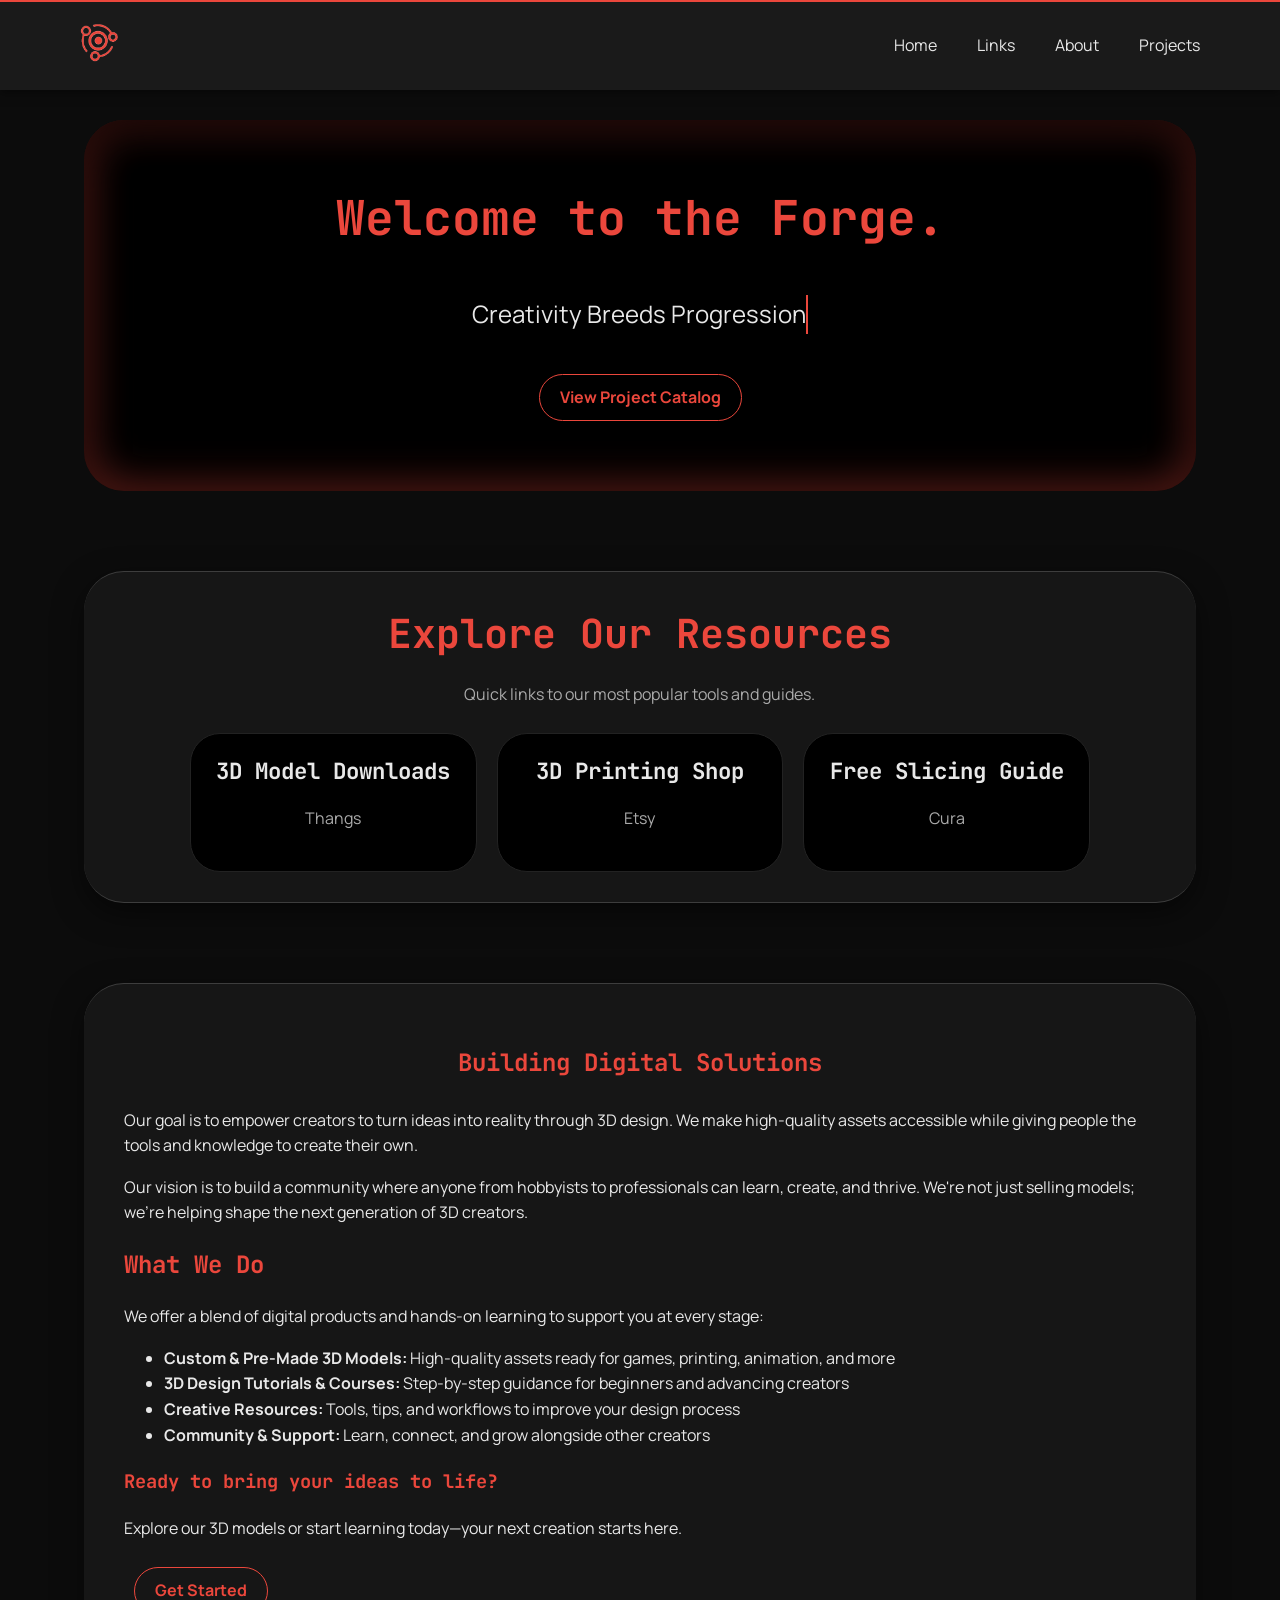
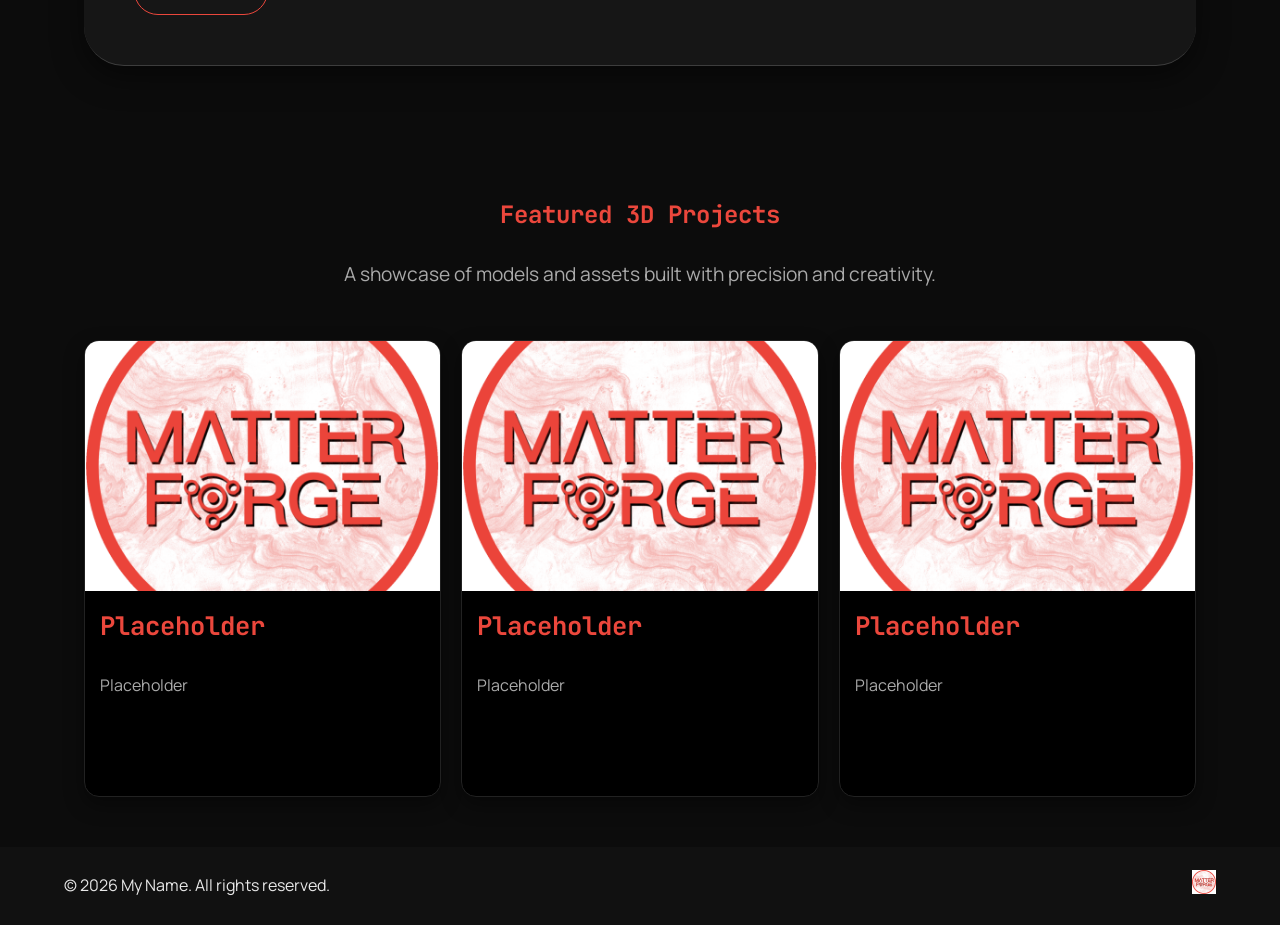
<file: index.html>
<!DOCTYPE html>
<html lang="en">
<head>
    <meta charset="UTF-8">
    <meta name="viewport" content="width=device-width, initial-scale=1.0">
    <title>Home | Developer Portfolio</title>
    <link rel="stylesheet" href="style.css">
    <link href="https://fonts.googleapis.com/css2?family=JetBrains+Mono:wght@400;700&family=Manrope:wght@400;700&display=swap" rel="stylesheet">
</head>


<body class="home-page">
    <header>
        <nav class="navbar">
            <div class="logo">
                <a href="index.html">
                    <img src="images/small_logo.png" alt="Matter Forge Logo">
                </a>
            </div>
            <div class="nav-links-container">
                <ul class="nav-menu">
                    <li><a href="index.html">Home</a></li>
                    <li><a href="#link-tree">Links</a></li>
                    <li><a href="#intro">About</a></li>
                    <li><a href="#project-gallery">Projects</a></li>
                </ul>
                <button class="hamburger" aria-label="Toggle navigation">&#9776;</button>
            </div>
        </nav>
    </header>

    <main class="container">

        <section id="hero">
            <h1>Welcome to the Forge.</h1>
            <p class="subtitle">Creativity Breeds Progression</p>
            <div class="cta-buttons">
                <a href="#project-gallery" class="cta-button">View Project Catalog</a>
            </div>
        </section>

        <section id="link-tree">
            <div class="container">
                <h2 class="link-tree-title">Explore Our Resources</h2>
                <p class="link-tree-subtitle">Quick links to our most popular tools and guides.</p>
                <div class="link-grid">
                    <a href="https://thangs.com/thematterforge" class="link-bar">
                        <h3>3D Model Downloads</h3>
                        <p>Thangs</p>
                    </a>
                    <a href="https://www.etsy.com/shop/TheMatterForge" class="link-bar">
                        <h3>3D Printing Shop</h3>
                        <p>Etsy</p>
                    </a>
                    <a href="https://drive.google.com/file/d/14Vxc0uYcyfyrnR5IfgSEv1DIVSVhwxZm/view?usp=sharing" class="link-bar">
                        <h3>Free Slicing Guide</h3>
                        <p>Cura</p>
                    </a>
                </div>
            </div>
        </section>

        <section id="intro">
            <h1 class="section-title">Building Digital Solutions</h1>
                <p>
                    Our goal is to empower creators to turn ideas into reality through 3D design. 
                    We make high-quality assets accessible while giving people the tools and knowledge to create their own.
                </p>
                <p>
                    Our vision is to build a community where anyone from hobbyists to professionals can learn, create, and thrive. 
                    We're not just selling models; we're helping shape the next generation of 3D creators.
                </p>
            <div>
                <h2>What We Do</h2>
                    <p>
                        We offer a blend of digital products and hands-on learning to support you at every stage:
                    </p>
                <ul>
                    <li><strong>Custom &amp; Pre-Made 3D Models:</strong> High-quality assets ready for games, printing, animation, and more</li>
                    <li><strong>3D Design Tutorials &amp; Courses:</strong> Step-by-step guidance for beginners and advancing creators</li>
                    <li><strong>Creative Resources:</strong> Tools, tips, and workflows to improve your design process</li>
                    <li><strong>Community &amp; Support:</strong> Learn, connect, and grow alongside other creators</li>
                </ul>
            </div>

            <!-- Call to Action -->
            <div class="cta">
            <h3>Ready to bring your ideas to life?</h3>
            <p>
                Explore our 3D models or start learning today—your next creation starts here.
            </p>
                <a href="#project-gallery" class="cta-button">Get Started</a>
            </div>
        </section>

        <section id="project-gallery">
            <h1 class="section-title">Featured 3D Projects</h1>
            <p class="link-tree-subtitle" style="text-align: center; margin-bottom: 50px;">A showcase of models and assets built with precision and creativity.</p>

            <div class="project-grid">
                
                <!-- Project Card 1 -->
                <a href="#" class="project-card">
                    <div class="project-image-container">
                        <img src="images/MF.png">
                    </div>
                    <div class="project-info">
                        <h3 class="project-title">Placeholder</h3>
                        <p class="project-subtitle">Placeholder</p>
                        <span class="cta-button">View Details</span>
                    </div>
                </a>

                <!-- Project Card 2 -->
                <a href="#" class="project-card">
                    <div class="project-image-container">
                        <img src="images/MF.png">
                    </div>
                    <div class="project-info">
                        <h3 class="project-title">Placeholder</h3>
                        <p class="project-subtitle">Placeholder</p>
                        <span class="cta-button">View Details</span>
                    </div>
                </a>

                <!-- Project Card 3 -->
                <a href="#" class="project-card">
                    <div class="project-image-container">
                        <img src="images/MF.png">
                    </div>
                    <div class="project-info">
                        <h3 class="project-title">Placeholder</h3>
                        <p class="project-subtitle">Placeholder</p>
                        <span class="cta-button">View Details</span>
                    </div>
                </a>

            </div>
        </section>
    </main>

    <footer class="site-footer">
        <p>&copy; 2026 My Name. All rights reserved.</p>
        <a href="#" class="github-link" aria-label="GitHub Profile">
            <!-- Placeholder for GitHub Icon -->
            <img src="images/MF.png" alt="GitHub Icon" style="width: 24px; height: 24px;">
        </a>
    </footer>

    <script>
        document.addEventListener('DOMContentLoaded', function() {
            const hamburger = document.querySelector('.hamburger');
            const navMenu = document.querySelector('.nav-menu');

            if (hamburger && navMenu) {
                hamburger.addEventListener('click', () => {
                    navMenu.classList.toggle('active');
                    hamburger.classList.toggle('active');
                });
            }
        });
    </script>
    
</body>
</html>
</file>
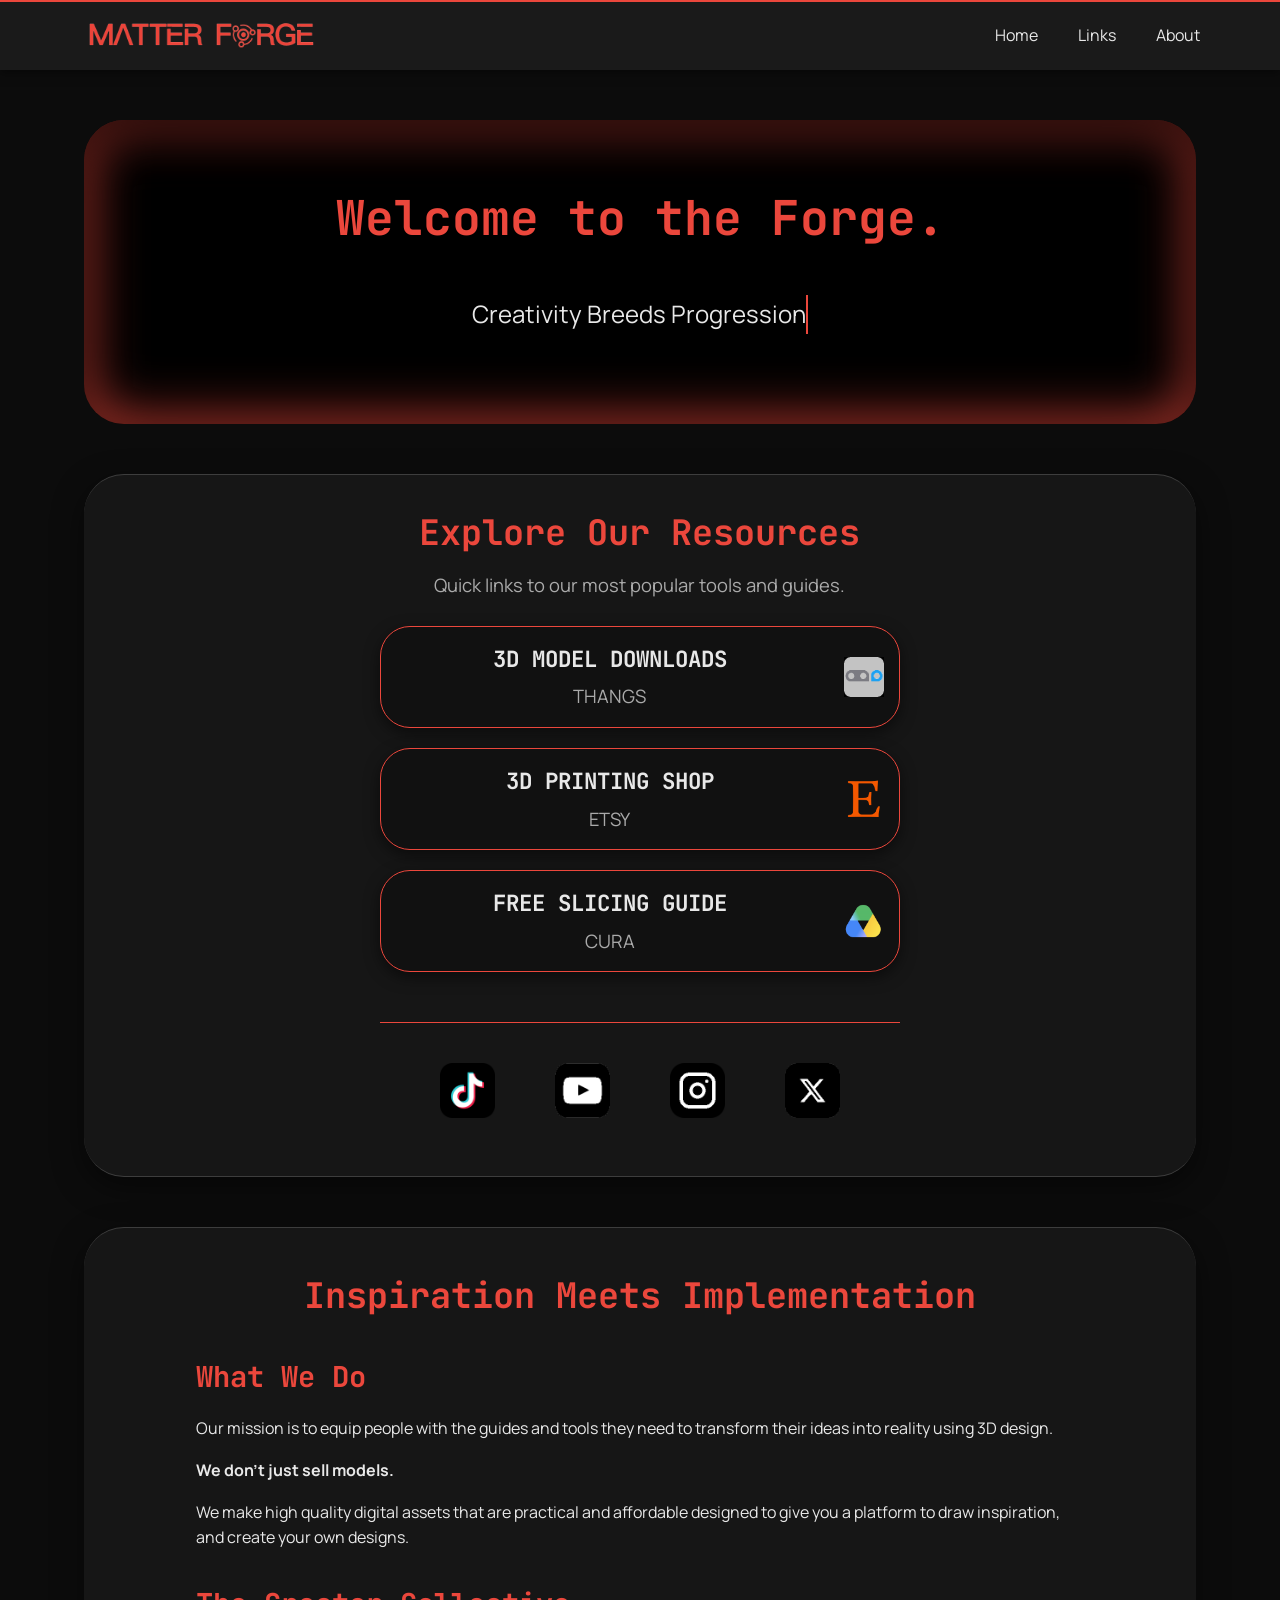
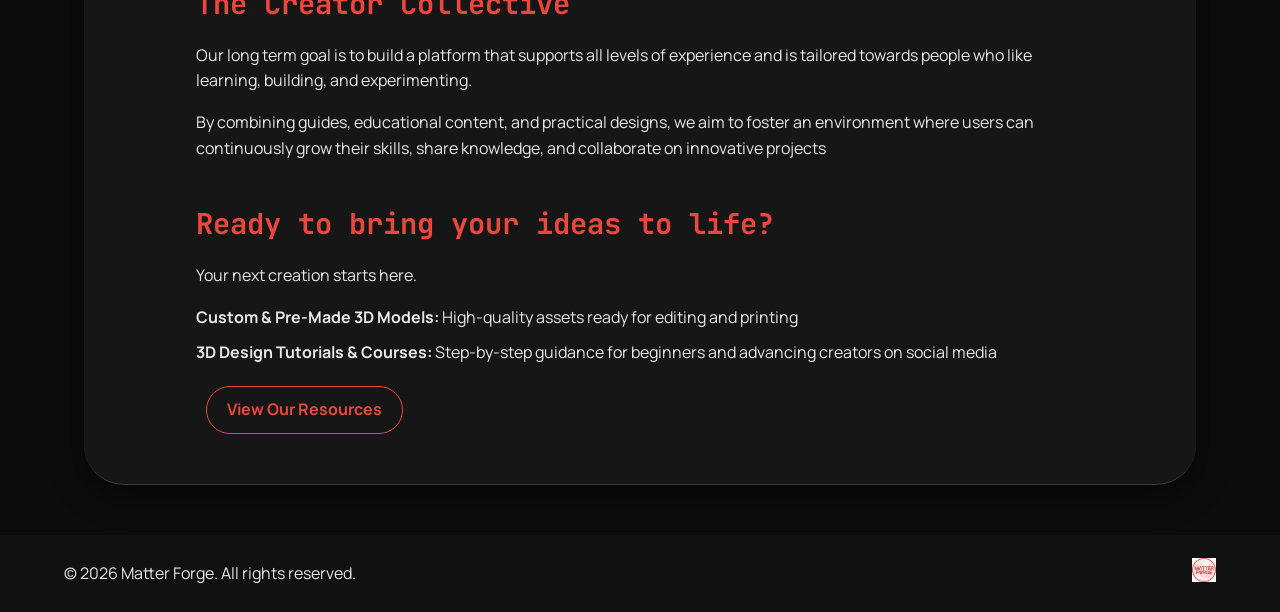
<file: docs/index.html>
<!DOCTYPE html>
<html lang="en">
<head>
    <meta charset="UTF-8">
    <meta name="viewport" content="width=device-width, initial-scale=1.0">
    <title>The Matter Forge</title>
    <link rel="stylesheet" href="style.css">
    <script src="script.js"></script>
    <link rel="icon" type="image/png" sizes="32x32" href="small_logo.png">
    <link href="https://fonts.googleapis.com/css2?family=JetBrains+Mono:wght@400;700&family=Manrope:wght@400;700&display=swap" rel="stylesheet">
</head>


<body class="home-page">
    <header>
        <nav class="navbar">
            <div class="logo">
                <a href="index.html">
                    <img src="images/banner.png" alt="Matter Forge Logo">
                </a>
            </div>
            <div class="nav-links-container">
                <ul class="nav-menu">
                    <li><a href="index.html">Home</a></li>
                    <li><a href="#link-tree">Links</a></li>
                    <li><a href="#intro">About</a></li>
                </ul>
                <button class="hamburger" aria-label="Toggle navigation">&#9776;</button>
            </div>
        </nav>
    </header>

    <main class="container">

        <section id="hero">
            <h1>Welcome to the Forge.</h1>
            <p class="hero-subtitle">Creativity Breeds Progression</p>
        </section>

        <section id="link-tree">
            <div class="container">
                <h2 class="link-tree-title">Explore Our Resources</h2>
                <p class="link-tree-subtitle">Quick links to our most popular tools and guides.</p>
                <div class="link-grid">
                    <a href="https://thangs.com/thematterforge" class="link-bar">
                        <div class="link-text-content">
                            <h3>3D Model Downloads</h3>
                            <p>Thangs</p>
                        </div>
                        <div class="link-logo-wrapper">
                            <img src="images/tg.png" alt="Thangs Logo" class="link-logo">
                        </div>
                    </a>
                    <a href="https://www.etsy.com/shop/TheMatterForge" class="link-bar">
                        <div class="link-text-content">
                            <h3>3D Printing Shop</h3>
                            <p>Etsy</p>
                        </div>
                        <div class="link-logo-wrapper">
                            <img src="images/et.png" alt="Etsy Logo" class="link-logo">
                        </div>
                    </a>
                    <a href="https://drive.google.com/file/d/14Vxc0uYcyfyrnR5IfgSEv1DIVSVhwxZm/view?usp=sharing" class="link-bar">
                        <div class="link-text-content">
                            <h3>Free Slicing Guide</h3>
                            <p>Cura</p>
                        </div>
                        <div class="link-logo-wrapper">
                            <img src="images/gd.png" alt="Cura Logo" class="link-logo">
                        </div>
                    </a>
                    <div class="divider"></div>
                    <div class="social-links">
                        <a href="https://tiktok.com/@thematterforge">
                            <img src="images/tt.png" alt="TikTok Logo" class="social-logo">
                        </a>
                        <a href="https://www.youtube.com/channel/UC_wEXX0x-gQ64ZEzxQyM8Dg">
                            <img src="images/yt.png" alt="YouTube Logo" class="social-logo">
                        </a>
                        <a href="https://www.instagram.com/thematterforge/">
                            <img src="images/ig.png" alt="Instagram Logo" class="social-logo">
                        </a>
                        <a href="https://x.com/thematterforge">
                            <img src="images/x.png" alt="X Logo" class="social-logo">
                        </a>
                    </div>
                </div>
            </div>
        </section>

        <section id="intro">
            <div class="container">
                <h1 class="intro-title">Inspiration Meets Implementation</h1>
                <div class="intro-content">
                    <h2 class="section-heading">What We Do</h2>
                    <p>
                        Our mission is to equip people with the guides and tools they need to transform their ideas into reality using 3D design. 
                    </p>
                    <p>
                        <strong>We don’t just sell models.</strong>
                    </p>
                    <p>
                        We make high quality digital assets that are practical and affordable designed to give you a platform to draw inspiration, and create your own designs.
                    </p>
                    <h2 class="section-heading">The Creator Collective</h2>
                    <p>
                        Our long term goal is to build a platform that supports all levels of experience and is tailored towards people who like learning, building, and experimenting. 
                    </p>
                    <p>
                        By combining guides, educational content, and practical designs, we aim to foster an environment where users can continuously grow their skills, share knowledge, and collaborate on innovative projects
                    </p>
                </div>
                <div class="cta">
                    <h2 class="section-heading">Ready to bring your ideas to life?</h2>
                    <p>
                        Your next creation starts here.
                    </p>
                    <ul class="cta-list">
                        <li><strong>Custom &amp; Pre-Made 3D Models:</strong> High-quality assets ready for editing and printing</li>
                        <li><strong>3D Design Tutorials &amp; Courses:</strong> Step-by-step guidance for beginners and advancing creators on social media</li>
                    </ul>
                    <a href="#link-tree" class="cta-button">
                        View Our Resources
                    </a>
                </div>
            </div>
        </section>
    </main>


    <footer class="site-footer">
        <p>&copy; 2026 Matter Forge. All rights reserved.</p>
        <a href="#" class="github-link" aria-label="GitHub Profile">
            <img src="images/MF.png" alt="GitHub Icon" style="width: 24px; height: 24px;">
        </a>
    </footer>

</body>
</html>
</file>
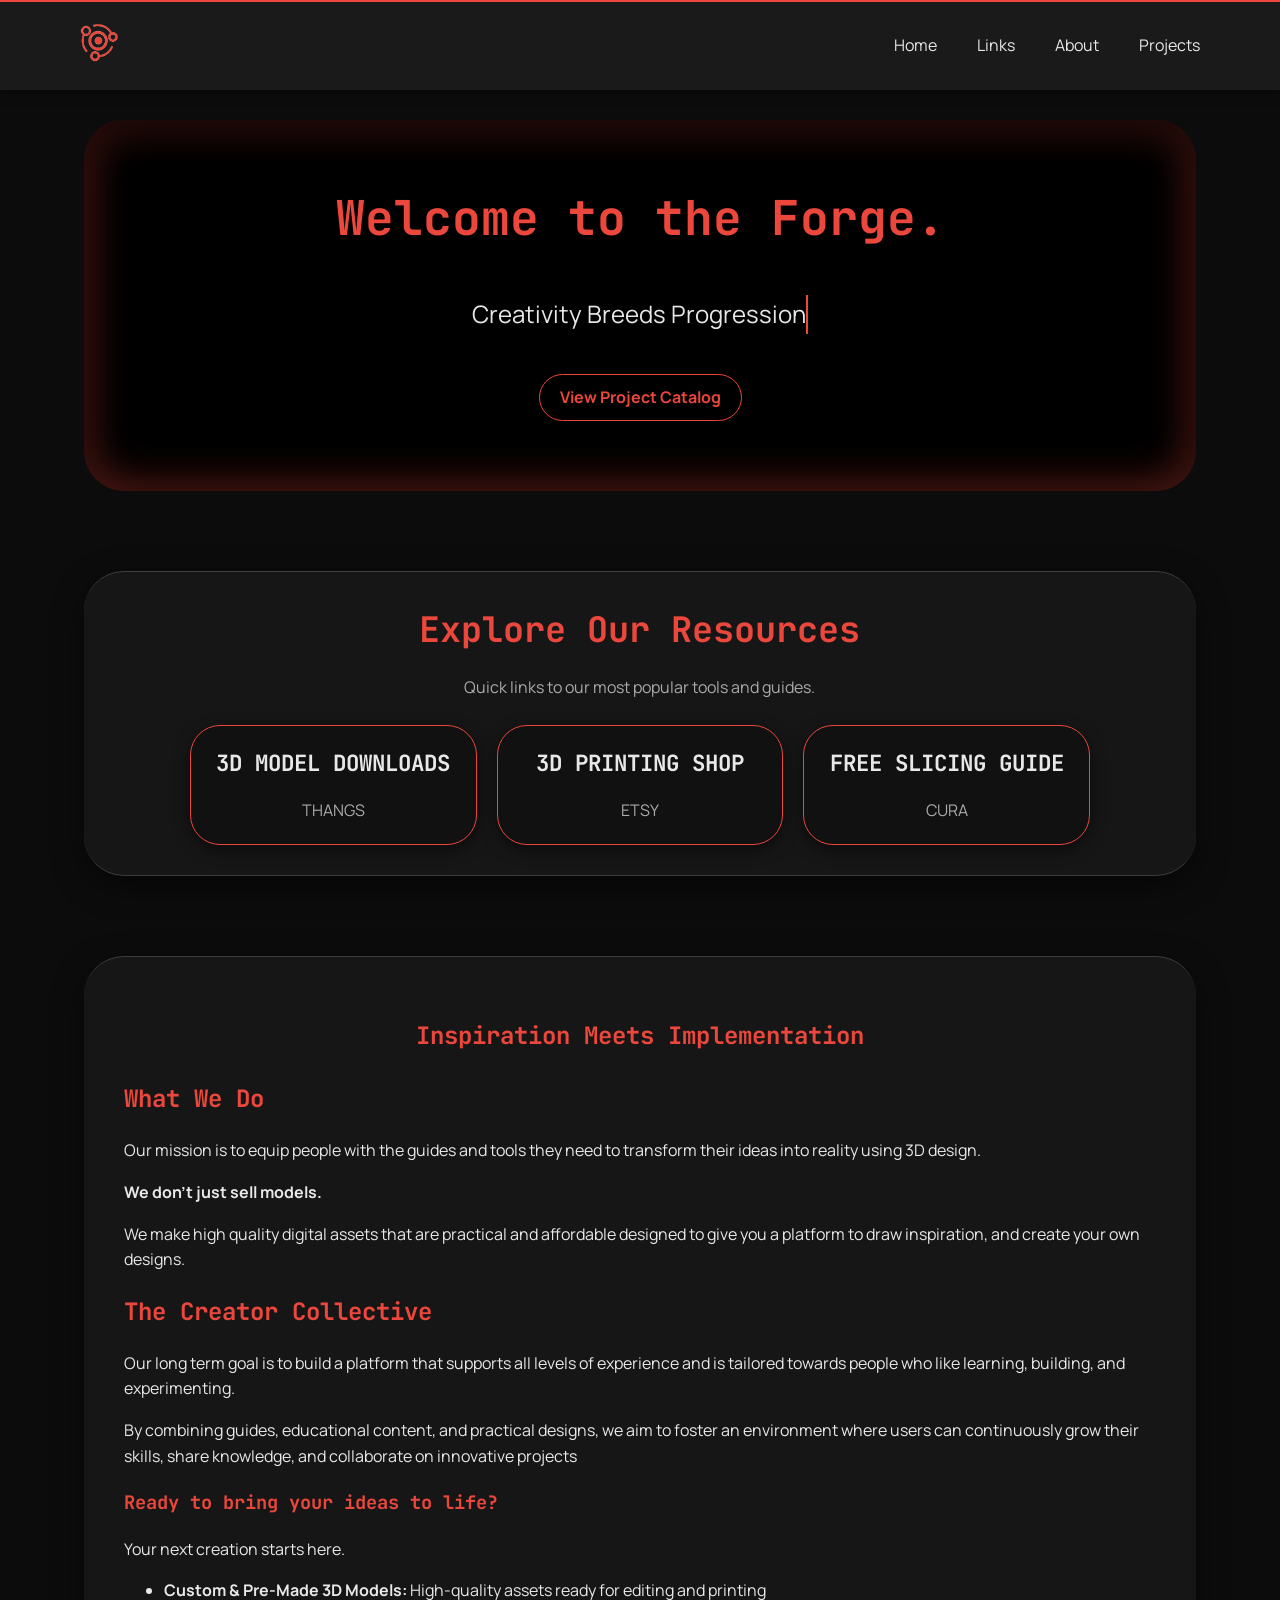
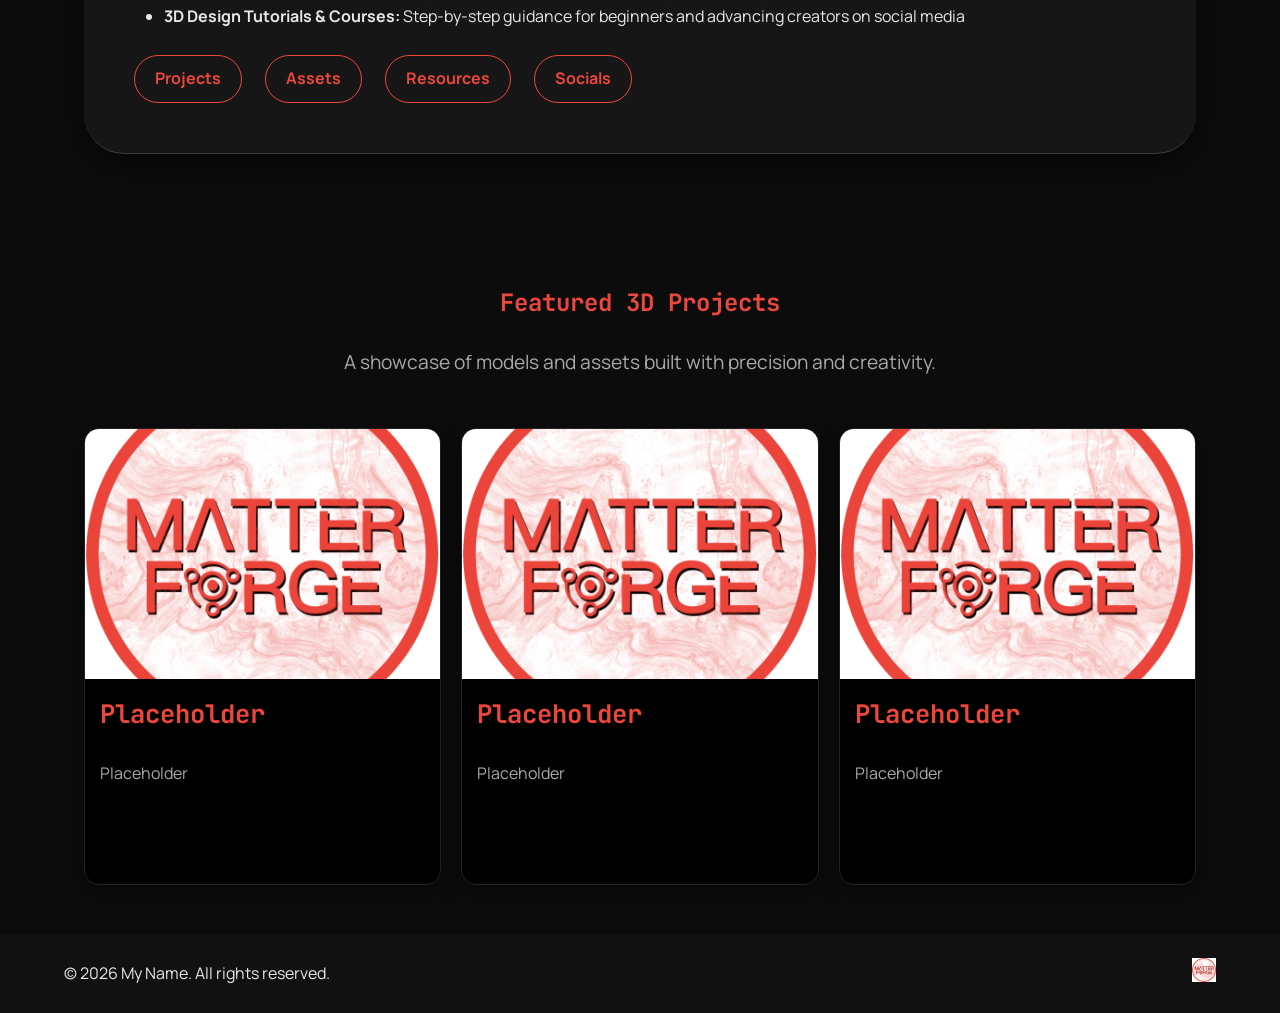
<file: src/index.html>
<!DOCTYPE html>
<html lang="en">
<head>
    <meta charset="UTF-8">
    <meta name="viewport" content="width=device-width, initial-scale=1.0">
    <title>Home | Developer Portfolio</title>
    <link rel="stylesheet" href="style.css">
    <link href="https://fonts.googleapis.com/css2?family=JetBrains+Mono:wght@400;700&family=Manrope:wght@400;700&display=swap" rel="stylesheet">
</head>


<body class="home-page">
    <header>
        <nav class="navbar">
            <div class="logo">
                <a href="index.html">
                    <img src="images/small_logo.png" alt="Matter Forge Logo">
                </a>
            </div>
            <div class="nav-links-container">
                <ul class="nav-menu">
                    <li><a href="index.html">Home</a></li>
                    <li><a href="#link-tree">Links</a></li>
                    <li><a href="#intro">About</a></li>
                    <li><a href="#project-gallery">Projects</a></li>
                </ul>
                <button class="hamburger" aria-label="Toggle navigation">&#9776;</button>
            </div>
        </nav>
    </header>

    <main class="container">

        <section id="hero">
            <h1>Welcome to the Forge.</h1>
            <p class="subtitle">Creativity Breeds Progression</p>
            <div class="cta-buttons">
                <a href="#project-gallery" class="cta-button">View Project Catalog</a>
            </div>
        </section>

        <section id="link-tree">
            <div class="container">
                <h2 class="link-tree-title">Explore Our Resources</h2>
                <p class="link-tree-subtitle">Quick links to our most popular tools and guides.</p>
                <div class="link-grid">
                    <a href="https://thangs.com/thematterforge" class="link-bar">
                        <h3>3D Model Downloads</h3>
                        <p>Thangs</p>
                    </a>
                    <a href="https://www.etsy.com/shop/TheMatterForge" class="link-bar">
                        <h3>3D Printing Shop</h3>
                        <p>Etsy</p>
                    </a>
                    <a href="https://drive.google.com/file/d/14Vxc0uYcyfyrnR5IfgSEv1DIVSVhwxZm/view?usp=sharing" class="link-bar">
                        <h3>Free Slicing Guide</h3>
                        <p>Cura</p>
                    </a>
                </div>
            </div>
        </section>

        <section id="intro">
            <h1 class="section-title">Inspiration Meets Implementation</h1>
            <div>
                <h2>What We Do</h2>
                    <p>
                        Our mission is to equip people with the guides and tools they need to transform their ideas into reality using 3D design. 
                    </p>
                    <p>
                        <strong>We don’t just sell models.</strong>
                    </p>
                    <p>
                        We make high quality digital assets that are practical and affordable designed to give you a platform to draw inspiration, and create your own designs.
                    </p>
                <h2>The Creator Collective</h2>
                    <p>
                        Our long term goal is to build a platform that supports all levels of experience and is tailored  towards people who like learning, building, and experimenting. 
                    </p>
                    <p>
                        By combining guides, educational content, and practical designs, we aim to foster an environment where users can continuously grow their skills, share knowledge, and collaborate on innovative projects
                    </p>
            </div>
            <div class="cta">
                <h3>Ready to bring your ideas to life?</h3>
                <p>
                    Your next creation starts here.
                </p>
                <ul>
                    <li><strong>Custom &amp; Pre-Made 3D Models:</strong> High-quality assets ready for editing and printing</li>
                    <li><strong>3D Design Tutorials &amp; Courses:</strong> Step-by-step guidance for beginners and advancing creators on social media</li>
                </ul>
                <div>
                        <a href="#project-gallery" class="cta-button">Projects</a>
                        <a href="#project-gallery" class="cta-button">Assets</a>
                        <a href="#project-gallery" class="cta-button">Resources</a>
                        <a href="#project-gallery" class="cta-button">Socials</a>
                </div>
            </div>
        </section>

        <section id="project-gallery">
            <h1 class="section-title">Featured 3D Projects</h1>
            <p class="link-tree-subtitle" style="text-align: center; margin-bottom: 50px;">A showcase of models and assets built with precision and creativity.</p>

            <div class="project-grid">
                
                <!-- Project Card 1 -->
                <a href="#" class="project-card">
                    <div class="project-image-container">
                        <img src="images/MF.png">
                    </div>
                    <div class="project-info">
                        <h3 class="project-title">Placeholder</h3>
                        <p class="project-subtitle">Placeholder</p>
                        <span class="cta-button">View Details</span>
                    </div>
                </a>

                <!-- Project Card 2 -->
                <a href="#" class="project-card">
                    <div class="project-image-container">
                        <img src="images/MF.png">
                    </div>
                    <div class="project-info">
                        <h3 class="project-title">Placeholder</h3>
                        <p class="project-subtitle">Placeholder</p>
                        <span class="cta-button">View Details</span>
                    </div>
                </a>

                <!-- Project Card 3 -->
                <a href="#" class="project-card">
                    <div class="project-image-container">
                        <img src="images/MF.png">
                    </div>
                    <div class="project-info">
                        <h3 class="project-title">Placeholder</h3>
                        <p class="project-subtitle">Placeholder</p>
                        <span class="cta-button">View Details</span>
                    </div>
                </a>

            </div>
        </section>
    </main>

    <footer class="site-footer">
        <p>&copy; 2026 My Name. All rights reserved.</p>
        <a href="#" class="github-link" aria-label="GitHub Profile">
            <!-- Placeholder for GitHub Icon -->
            <img src="images/MF.png" alt="GitHub Icon" style="width: 24px; height: 24px;">
        </a>
    </footer>

    <script>
        document.addEventListener('DOMContentLoaded', function() {
            const hamburger = document.querySelector('.hamburger');
            const navMenu = document.querySelector('.nav-menu');

            if (hamburger && navMenu) {
                hamburger.addEventListener('click', () => {
                    navMenu.classList.toggle('active');
                    hamburger.classList.toggle('active');
                });
            }
        });
    </script>
    
</body>
</html>
</file>
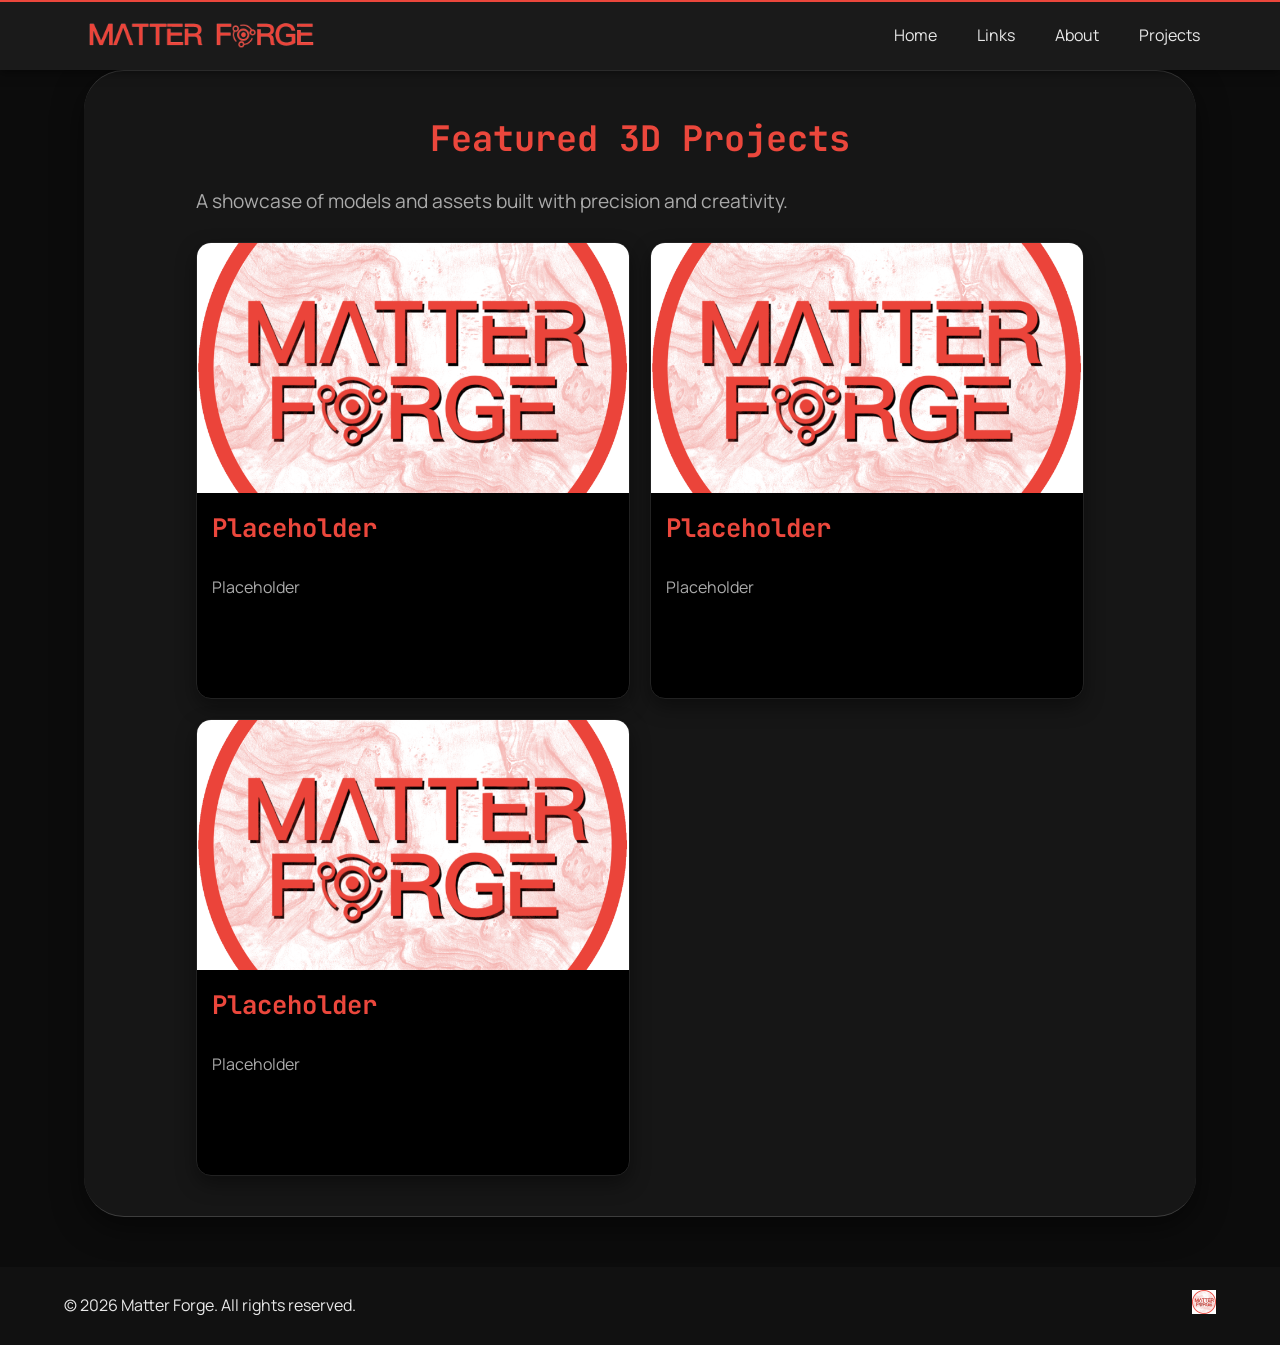
<file: docs/projects.html>
<!DOCTYPE html>
<html lang="en">
<head>
    <meta charset="UTF-8">
    <meta name="viewport" content="width=device-width, initial-scale=1.0">
    <title>Projects</title>
    <link rel="stylesheet" href="style.css">
    <script src="script.js"></script>
    <link href="https://fonts.googleapis.com/css2?family=JetBrains+Mono:wght@400;700&family=Manrope:wght@400;700&display=swap" rel="stylesheet">
</head>


<body class="home-page">
    <header>
        <nav class="navbar">
            <div class="logo">
                <a href="index.html">
                    <img src="images/banner.png" alt="Matter Forge Logo">
                </a>
            </div>
            <div class="nav-links-container">
                <ul class="nav-menu">
                    <li><a href="index.html">Home</a></li>
                    <li><a href="#link-tree">Links</a></li>
                    <li><a href="#intro">About</a></li>
                    <li><a href="#project-gallery">Projects</a></li>
                </ul>
                <button class="hamburger" aria-label="Toggle navigation">&#9776;</button>
            </div>
        </nav>
    </header>

    <main class="container">
        <section id="project-gallery">
            <div class="container">
                <h1 class="project-gallery-title">Featured 3D Projects</h1>
                <p class="link-tree-subtitle">A showcase of models and assets built with precision and creativity.</p>
                <div class="project-grid">
                    
                    <!-- Project Card 1 -->
                    <a href="#" class="project-card">
                        <div class="project-image-container">
                            <img src="images/MF.png" alt="Project Placeholder Image">
                        </div>
                        <div class="project-info">
                            <h3 class="project-title">Placeholder</h3>
                            <p class="project-subtitle">Placeholder</p>
                            <span class="cta-button">View Details</span>
                        </div>
                    </a>

                    <!-- Project Card 2 -->
                    <a href="#" class="project-card">
                        <div class="project-image-container">
                            <img src="images/MF.png" alt="Project Placeholder Image">
                        </div>
                        <div class="project-info">
                            <h3 class="project-title">Placeholder</h3>
                            <p class="project-subtitle">Placeholder</p>
                            <span class="cta-button">View Details</span>
                        </div>
                    </a>

                    <!-- Project Card 3 -->
                    <a href="#" class="project-card">
                        <div class="project-image-container">
                            <img src="images/MF.png" alt="Project Placeholder Image">
                        </div>
                        <div class="project-info">
                            <h3 class="project-title">Placeholder</h3>
                            <p class="project-subtitle">Placeholder</p>
                            <span class="cta-button">View Details</span>
                        </div>
                    </a>
                </div>
            </div>
        </section>
    </main>


    <footer class="site-footer">
        <p>&copy; 2026 Matter Forge. All rights reserved.</p>
        <a href="#" class="github-link" aria-label="GitHub Profile">
            <img src="images/MF.png" alt="GitHub Icon" style="width: 24px; height: 24px;">
        </a>
    </footer>

</body>
</html>
</file>
<file: style.css>
/* Google Fonts Import */
@import url('https://fonts.googleapis.com/css2?family=JetBrains+Mono:wght@400;700&family=Manrope:wght@400;700&display=swap');

/* Global Variables & Reset */
:root {
    --bg-color: #0c0c0c;
    --text-color: #e8e8e8;
    --accent-color: #eb473c; /* Changed to a vibrant cyan/teal */
    --header-bg: #1a1a1a; /* Slightly lighter dark grey for contrast */
    --card-bg: #000000;
    --padding-base: 20px;
}

* {
    box-sizing: border-box;
}

html {
    /* when button moves you to new section */
    scroll-behavior: smooth;
}

/* General Body & Typography */
body {
    font-family: 'Manrope', sans-serif;
    margin: 0;
    padding: 0;
    background-color: var(--bg-color);
    color: var(--text-color);
    line-height: 1.6;
}

h1, h2, h3 {
    font-family: 'JetBrains Mono', monospace;
    color: var(--accent-color);
}

/* Utility & Layout */
.container {
    width: 90%;
    max-width: 1200px;
    margin: 0 auto;
    padding: 0 var(--padding-base);
}

section {
    padding: 30px 0; /* Reduced padding for a more compact feel */
}

.section-title {
    color: var(--accent-color);
    text-align: center;
    margin-bottom: 25px; /* Slightly reduced margin */
}

/* --- Header & Navigation --- */
header {
    background-color: var(--header-bg);
    backdrop-filter: blur(10px);
    -webkit-backdrop-filter: blur(10px);
    position: sticky;
    top: 0;
    z-index: 1000;
    box-shadow: 0 2px 10px rgba(0, 0, 0, 0.5);
    border-top: 2px solid var(--accent-color);
}

.navbar {
    display: flex;
    justify-content: space-between;
    align-items: center;
    padding: 10px 0;
    max-width: 1200px;
    margin: 0 auto;
    padding-left: var(--padding-base);
    padding-right: var(--padding-base);
}

.logo a {
    display: block;
}

.logo img {
    height: 40px; /* Set a fixed height for the logo */
    width: auto;
}

.nav-links-container {
    display: flex;
    align-items: center;
    gap: 20px; /* Space between links and hamburger */
}

.nav-menu {
    list-style: none;
    padding: 0;
    margin: 0;
    display: flex;
    justify-content: flex-end; /* Align links to the right */
    align-items: center;
}

.nav-menu li {
    display: inline-block;
}

nav a {
    color: var(--text-color);
    text-decoration: none;
    padding: 10px 20px;
    display: block;
    transition: color 0.3s, background-color 0.3s, border-bottom 0.3s;
    position: relative; /* Needed for pseudo-element effects */
}

nav a::after {
    content: '';
    position: absolute;
    bottom: 0;
    left: 0;
    width: 0;
    height: 2px;
    background-color: var(--accent-color);
    transition: width 0.3s ease-in-out;
}

nav a:hover {
    color: var(--text-color);
    background-color: #eb483c10
}

/* Hamburger Icon Styling */
.hamburger {
    display: none; /* Hidden by default on desktop */
    background: none;
    border: none;
    font-size: 1.8em;
    cursor: pointer;
    color: var(--text-color);
    padding: 5px;
}

/* --- Hero Section --- */
#hero {
    text-align: center;
    padding: 60px 20px; /* Reduced padding */
    margin-top: 30px; /* Reduced margin */
    margin-bottom: 80px; /* Reduced margin */
    box-shadow: inset 0 15px 40px rgba(0, 0, 0, 0.7), inset 0 0 45px rgba(235, 72, 60, 0.54);
    background-color: #000000;
    border-radius: 40px;
    opacity: 0;
    animation: fadeIn 1.3s ease-out forwards;
    animation-delay: 0s;
}

#hero h1 {
    font-size: 3em; /* Adjusted font size */
    margin-top: 0;
    margin-bottom: 15px;
    text-align: center; /* Ensured centering */
}

.subtitle {
    display: inline-block;
    width: fit-content;
    font-size: 1.5em;
    margin-bottom: 30px;
    border-right: 2px solid var(--accent-color);
    animation: blink-caret 1.1s step-start infinite;
}

@keyframes fadeIn {
    from { opacity: 0; transform: translateY(40px); }
    to { opacity: 1; transform: translateY(0); }
}


/* --- Link Tree Section Styling --- */
#link-tree {
    padding: 30px 0; /* Reduced padding */
    text-align: center;
    border-radius: 40px; /* Added rounded corners */
    background-color: #161616; /* Using a dark background similar to header/hero for containment */
    box-shadow: 0 10px 30px rgba(0, 0, 0, 0.5); /* Added shadow for separation */
    border-top: 1px solid #3d3d3d; /* Subtle separator line */
    border-bottom: 1px solid #3d3d3d; /* Subtle separator line */
}

.link-tree-title {
    font-size: 2.5em;
    margin-top: 0;
    margin-bottom: 10px;
}

.link-tree-subtitle {
    font-size: 1.2em;
    color: #aaa;
    margin-bottom: 25px; /* Reduced margin */
}

#link-tree h3 {
    text-align: center;
}

#link-tree p {
    font-size: 1.0em;
    color: #aaa;
    text-align: center;
}

.link-grid {
    display: flex;
    flex-wrap: wrap;
    justify-content: center;
    gap: 20px;
    max-width: 900px;
    margin: 0 auto;
}

.link-bar {
    flex: 1 1 250px; /* Allows bars to grow/shrink but maintain a minimum width */
    background-color: var(--card-bg);
    border: 1px solid #222;
    border-radius: 30px;
    padding: 20px; /* Increased padding slightly */
    text-decoration: none;
    color: var(--text-color);
    display: block;
    transition: transform 0.3s, box-shadow 0.3s, border-color 0.3s;
    text-align: left;
    cursor: pointer; /* Indicate it's clickable */
}

.link-bar:hover {
    transform: translateY(-2px); /* Increased lift effect */
    box-shadow: 0 0px 20px rgba(235, 72, 60, 0.3); /* Softer, more encompassing shadow */
    border-color: var(--accent-color); /* Highlight border on hover */
}

.link-bar h3 {
    margin-top: 0;
    font-size: 1.4em;
    color: var(--text-color); /* Keep title text color consistent, but let the hover shadow/border define the accent */
    margin-bottom: 8px;
}

.link-bar p {
    font-size: 1em;
    color: #aaa;
    margin-bottom: 20px;
}

.link-bar a {
    color: var(--accent-color);
    text-decoration: none;
    font-weight: bold;
    display: inline-block;
}

/* --- Intro Section Specific Styling --- */
#intro {
    margin-top: 80px;
    margin-bottom: 80px;
    background-color: #161616; /* Distinct background color */
    box-shadow: 0 10px 30px rgba(0, 0, 0, 0.5); /* Added shadow for separation */
    padding: 40px 40px; /* Increased vertical padding slightly for separation */
    border-top: 1px solid #3d3d3d; /* Subtle separator line */
    border-bottom: 1px solid #3d3d3d; /* Subtle separator line */
    border-radius: 40px;
}


/* Tech Stack Tags */
.tech-stack {
    display: flex;
    flex-wrap: wrap;
    gap: 8px;
    margin-bottom: 20px;
}

.tag {
    display: inline-block;
    background-color: #2c2c2c;
    color: var(--accent-color);
    padding: 5px 10px;
    border-radius: 20px;
    font-size: 0.8em;
    font-family: 'JetBrains Mono', monospace;
}

/* --- General CTA Button Styles --- */
.cta-button {
    display: inline-block;
    padding: 10px 20px; /* Reduced padding for subtlety */
    text-decoration: none;
    border-radius: 25px;
    font-weight: bold;
    transition: background-color 0.3s, transform 0.2s, border-color 0.3s;
    border: 1px solid var(--accent-color);
    background-color: transparent;
    color: var(--accent-color);
    cursor: pointer;
    margin: 10px;
    text-align: center;
}

.cta-button:hover {
    color: var(--text-color); /* Keep text color readable */
    transform: translateY(-3px); /* Reduced lift effect */
}

/* --- Project Gallery Styling --- */
#project-gallery {
    padding: 30px 0; /* Reduced padding */
}

.project-grid {
    display: grid;
    grid-template-columns: repeat(auto-fit, minmax(300px, 1fr));
    gap: 20px; /* Reduced gap */
    margin-top: 20px; /* Reduced margin */
}

.project-card {
    display: block;
    background-color: var(--card-bg);
    border-radius: 15px;
    overflow: hidden;
    text-decoration: none;
    color: var(--text-color);
    transition: transform 0.3s, box-shadow 0.3s;
    box-shadow: 0 8px 20px rgba(0, 0, 0, 0.4);
    border: 1px solid #222;
}

.project-card:hover {
    transform: translateY(-10px);
    box-shadow: 0 15px 35px rgba(235, 72, 60, 0.3);
}

.project-image-container {
    width: 100%;
    height: 250px; /* Fixed height for visual consistency */
    overflow: hidden;
}

.project-image-container img {
    width: 100%;
    height: 100%;
    object-fit: cover; /* Ensures images cover the area without distortion */
    display: block;
    transition: transform 0.5s;
}

.project-card:hover .project-image-container img {
    transform: scale(1.05);
}

.project-info {
    padding: 15px; /* Reduced padding */
    display: flex;
    flex-direction: column;
    justify-content: space-between;
    height: 100%; /* Ensures all cards have the same height */
}

.project-title {
    font-size: 1.6em;
    margin-top: 0;
    margin-bottom: 10px;
}

.project-subtitle {
    color: #aaa;
    margin-bottom: 15px; /* Reduced margin */
    flex-grow: 1; /* Allows subtitle to take up available space */
}

/* Footer */
.site-footer {
    background-color: #111111;
    color: var(--text-color);
    text-align: center;
    padding: 20px 0;
    margin-top: 20px; /* Reduced margin */
    display: flex;
    justify-content: space-between;
    align-items: center;
    padding: 10px 5%;
    flex-wrap: wrap;
    gap: 10px;
}

.github-link {
    color: var(--text-color);
    text-decoration: none;
    margin-left: 20px;
}

.github-link:hover {
    color: var(--accent-color);
    opacity: 1;
}

/* Keyframe Animation */
@keyframes blink-caret {
    from, to { border-color: transparent }
    50% { border-color: var(--accent-color); }
}

/* ======================================
   RESPONSIVENESS (Media Queries)
======================================= */

/* Tablet View (Max 992px) */
@media (max-width: 992px) {
    /* Navigation */
    .navbar {
        padding-left: 20px;
        padding-right: 20px;
    }
    
    .nav-links-container {
        gap: 15px;
    }

    .nav-menu {
        display: flex;
        flex-direction: row; /* Keep links horizontal on tablet */
        justify-content: flex-end;
    }

    .hamburger {
        display: none; /* Still hidden on tablet */
    }

    nav a {
        padding: 10px 15px;
    }

    /* Hero Section */

    #hero h1 {
        font-size: 2.5em; /* Slightly reduced for tablet */
        padding: 20px;
    }

    .subtitle {
        font-size: 1.0em;
    }

    /* About Section */
    .about-content-wrapper {
        flex-direction: column;
        gap: 25px; /* Reduced gap */
    }

    .profile-image {
        min-width: 100%;
        text-align: center;
    }
    
    .profile-image img {
        max-width: 80%;
        margin: 0 auto;
        display: block;
    }
}

/* Mobile View (Max 600px) */
@media (max-width: 600px) {
    /* General Padding */
    .container {
        width: 95%;
    }
    
    /* Adjusting navbar layout for smaller screens */
    .navbar {
        flex-direction: row; /* Keep logo and links/hamburger on one line */
        justify-content: space-between;
        padding: 10px 20px;
        align-items: center;
    }
    
    /* Show hamburger and hide menu by default */
    .hamburger {
        display: block;
    }

    .nav-menu {
        /* By default, hide the menu */
        display: none;
        flex-direction: column;
        width: 100%;
        position: absolute;
        top: 100%; /* Position right below the header */
        left: 0;
        background-color: var(--header-bg);
        box-shadow: 0 5px 10px rgba(0, 0, 0, 0.5);
        padding: 10px 0;
        /* Transition for smooth opening/closing */
        transition: all 0.3s ease-in-out;
    }

    /* When active, show the menu */
    .nav-menu.active {
        display: flex;
    }
    
    .nav-menu li {
        width: 100%;
        text-align: center;
        border-bottom: 1px solid #222;
    }
    
    .nav-menu li:last-child {
        border-bottom: none;
    }

    .nav-menu a {
        padding: 15px 20px;
        width: 100%;
        display: block;
        text-align: center;
    }
}
</file>
<file: docs/style.css>
/* Google Fonts Import */
@import url('https://fonts.googleapis.com/css2?family=JetBrains+Mono:wght@400;700&family=Manrope:wght@400;700&display=swap');

/* Global Variables & Reset */
:root {
    --bg-color: #0c0c0c;
    --text-color: #e8e8e8;
    /* Accent color is a coral/red tone */
    --accent-color: #eb473c; 
    --header-bg: #1a1a1a;
    --card-bg: #000000;
    --padding-base: 20px;
}
* {
    box-sizing: border-box;
}
html {
    /* when button moves you to new section */
    scroll-behavior: smooth;
}

/* General Body & Typography */
body {
    font-family: 'Manrope', sans-serif;
    margin: 0;
    padding: 0;
    background-color: var(--bg-color);
    color: var(--text-color);
    line-height: 1.6;
}
h1, h2, h3 {
    font-family: 'JetBrains Mono', monospace;
    color: var(--accent-color);
}

/* Utility & Layout */
.container {
    width: 90%;
    max-width: 1200px;
    margin: 0 auto;
    padding: 0 var(--padding-base);
}

/* --- Header & Navigation --- */
header {
    background-color: var(--header-bg);
    backdrop-filter: blur(10px);
    -webkit-backdrop-filter: blur(10px);
    position: sticky;
    top: 0;
    z-index: 1000;
    box-shadow: 0 2px 10px rgba(0, 0, 0, 0.5);
    border-top: 2px solid var(--accent-color);
}
.navbar {
    display: flex;
    justify-content: space-between;
    align-items: center;
    max-width: 1200px;
    margin: 0 auto;
    padding: 0 var(--padding-base);
}
.logo a {
    display: block;
}
.logo img {
    padding-top: 5px;
    height: 40px;
    width: auto;
}
.nav-links-container {
    display: flex;
    align-items: center;
    gap: 20px;
}
.nav-menu {
    list-style: none;
    padding: 0;
    margin: 0;
    display: flex;
    justify-content: flex-end;
    align-items: center;
}
.nav-menu li {
    display: inline-block;
}
nav a {
    color: var(--text-color);
    text-decoration: none;
    padding: 10px 20px;
    display: block;
    transition: color 0.3s, background-color 0.3s, border-bottom 0.3s;
    position: relative;
}
nav a::after {
    content: '';
    position: absolute;
    bottom: 0;
    left: 0;
    width: 0;
    height: 2px;
    background-color: var(--accent-color);
    transition: width 0.3s ease-in-out;
}
nav a:hover {
    color: var(--text-color);
    background-color: #eb483c10
}

/* Hamburger Icon Styling */
.hamburger {
    display: none;
    background: none;
    border: none;
    font-size: 1.8em;
    cursor: pointer;
    color: var(--text-color);
    padding: 5px;
}

/* --- Hero Section --- */
#hero {
    text-align: center;
    padding: 60px 20px;
    margin-top: 50px;
    margin-bottom: 50px;
    box-shadow: inset 0 15px 40px rgba(0, 0, 0, 0.7), inset 0 0 55px rgba(235, 72, 60, 0.951);
    background-color: #000000;
    border-radius: 40px;
    opacity: 0;
    animation: fadeIn 1.3s ease-out forwards;
    animation-delay: 0s;
}
#hero h1 {
    font-size: 3em;
    margin-top: 0;
    margin-bottom: 15px;
    text-align: center;
}
#hero .hero-subtitle {
    display: inline-block;
    width: fit-content;
    font-size: 1.5em;
    margin-bottom: 30px;
    border-right: 2px solid var(--accent-color);
    animation: blink-caret 1.1s step-start infinite;
}

/* --- Link Tree Section Styling --- */
#link-tree {
    padding: 30px 0;
    margin-bottom: 50px;
    border-radius: 40px;
    background-color: #161616;
    box-shadow: 0 10px 30px rgba(0, 0, 0, 0.5);
    border-top: 1px solid #3d3d3d;
    border-bottom: 1px solid #3d3d3d;
    scroll-margin-top: 120px;
}
.link-tree-title {
    font-size: 2.2em;
    margin-top: 0;
    margin-bottom: 10px;
    text-align: center;
}
.link-tree-subtitle {
    font-size: 1.2em;
    color: #aaa;
    margin-bottom: 25px;
}
#link-tree h3 {
    text-align: center;
}
#link-tree p {
    font-size: 1.15em;
    color: #aaa;
    text-align: center;
    margin-top: 0;
}
.link-grid {
    width: 520px;
    display: block;
    flex-wrap: wrap;
    gap: 20px;
    margin: 0 auto;
    justify-content: center;
    align-content: center;
    text-align: center;
}
.link-bar {
    flex: 1 1 250px;
    background-color: #111111;
    border: 1px solid var(--accent-color);
    box-shadow: 0 5px 15px rgba(0, 0, 0, 0.5);
    border-radius: 30px;
    padding: 15px;
    margin-bottom: 20px;
    text-decoration: none;
    color: var(--text-color);
    display: flex;
    align-items: center;
    justify-content: space-between;
    gap: 20px; /* Added gap for better spacing */
    transition: transform 0.3s, box-shadow 0.3s, border-color 0.3s;
    cursor: pointer;
}

.link-bar:hover {
    transform: translateY(-2px);
    box-shadow: 0 0px 20px rgba(235, 72, 60, 0.3);
    border-color: var(--accent-color);
}

/* Text Content Styling within link-bar */
.link-text-content {
    flex-grow: 1;
    display: flex;
    flex-direction: column;
    justify-content: center;
}

.link-logo-wrapper {
    flex-shrink: 0;
    display: flex;
    align-items: center;
    justify-content: center;
}

.link-logo {
    width: 40px;
    height: 40px;
    object-fit: contain;
}

.link-bar h3 {
    text-transform: uppercase;
    margin: 0;
    font-size: 1.4em;
    color: var(--text-color);
    margin-bottom: 5px;
}
.link-bar p {
    text-transform: uppercase;
    font-size: 1em;
    color: #aaa;
    margin: 0;
}

/* Social Links Styling */
.social-links {
    margin-top: 40px;
    margin-bottom: 20px;
    max-width: 520px;
    display: flex;
    justify-content: space-evenly;
}
.social-logo {
    width: 55px;
    height: 55px;
    object-fit: contain;
}
.divider {
  border-top: 1px solid var(--accent-color);
  margin-top: 50px;
}

/* --- Intro Section Specific Styling --- */
#intro {
    margin-bottom: 50px;
    background-color: #161616;
    box-shadow: 0 10px 30px rgba(0, 0, 0, 0.5);
    padding: 40px 40px;
    border-top: 1px solid #3d3d3d;
    border-bottom: 1px solid #3d3d3d;
    border-radius: 40px;
    scroll-margin-top: 120px;
}
.intro-title {
    font-size: 2.2em;
    margin-top: 0;
    margin-bottom: 10px;
    text-align: center;
}
.section-heading {
    font-size: 1.8em;
    margin-top: 30px;
    margin-bottom: 10px;
}
.intro-content p {
    margin-bottom: 15px;
}
.cta {
    margin-top: 40px;
}
.cta h3 {
    font-size: 1.8em;
    margin-top: 0;
    margin-bottom: 10px;
}
.cta-list {
    list-style: none;
    padding: 0;
    margin-bottom: 0;
}
.cta-list li {
    margin-bottom: 10px;
}

/* --- General CTA Button Styles --- */
.cta-button {
    display: inline-block;
    padding: 10px 20px;
    text-decoration: none;
    border-radius: 25px;
    font-weight: bold;
    transition: background-color 0.3s, transform 0.2s, border-color 0.3s;
    border: 1px solid var(--accent-color);
    background-color: transparent;
    color: var(--accent-color);
    cursor: pointer;
    margin: 10px;
    text-align: center;
}
.cta-button:hover {
    color: var(--text-color);
    transform: translateY(-3px);
}

/* --- Project Gallery Styling --- */
#project-gallery {
    padding: 30px 0;
    margin-bottom: 50px;
    background-color: #161616;
    box-shadow: 0 10px 30px rgba(0, 0, 0, 0.5);
    padding: 40px 40px;
    border-top: 1px solid #3d3d3d;
    border-bottom: 1px solid #3d3d3d;
    border-radius: 40px;
    scroll-margin-top: 120px;
}
.project-gallery-title {
    font-size: 2.2em;
    margin-top: 0;
    margin-bottom: 10px;
    text-align: center;
}
.project-grid {
    display: grid;
    grid-template-columns: repeat(auto-fit, minmax(300px, 1fr));
    gap: 20px;
    margin-top: 20px;
}
.project-card {
    width: 100%;
    display: block;
    background-color: var(--card-bg);
    border-radius: 15px;
    overflow: hidden;
    text-decoration: none;
    color: var(--text-color);
    transition: transform 0.3s, box-shadow 0.3s;
    box-shadow: 0 8px 20px rgba(0, 0, 0, 0.4);
    border: 1px solid #222;
}
.project-card:hover {
    transform: translateY(-10px);
    box-shadow: 0 15px 35px rgba(235, 72, 60, 0.3);
}
.project-image-container {
    width: 100%;
    height: 250px;
    overflow: hidden;
}
.project-image-container img {
    width: 100%;
    height: 100%;
    object-fit: cover;
    display: block;
    transition: transform 0.5s;
}
.project-card:hover .project-image-container img {
    transform: scale(1.05);
}
.project-info {
    padding: 15px;
    display: flex;
    flex-direction: column;
    justify-content: space-between;
    height: 100%;
}
.project-title {
    font-size: 1.6em;
    margin-top: 0;
    margin-bottom: 10px;
}
.project-subtitle {
    color: #aaa;
    margin-bottom: 15px;
    flex-grow: 1;
}

/* Footer */
.site-footer {
    background-color: #111111;
    color: var(--text-color);
    text-align: center;
    padding: 20px 0;
    margin-top: 20px;
    display: flex;
    justify-content: space-between;
    align-items: center;
    padding: 10px 5%;
    flex-wrap: wrap;
    gap: 10px;
}
.github-link {
    color: var(--text-color);
    text-decoration: none;
    margin-left: 20px;
}

/* Keyframe Animation */
@keyframes blink-caret {
    from, to { border-color: transparent }
    50% { border-color: var(--accent-color); }
}
@keyframes fadeIn {
    from { opacity: 0; transform: translateY(40px); }
    to { opacity: 1; transform: translateY(0); }
}

/* ======================================
   RESPONSIVENESS (Media Queries)
======================================= */

/* Tablet View (Max 992px) */
@media (max-width: 992px) {
    /* Navigation */
    .navbar {
        padding-left: 20px;
        padding-right: 20px;
    }
    
    .nav-links-container {
        gap: 15px;
    }

    .nav-menu {
        display: flex;
        flex-direction: row;
        justify-content: flex-end;
    }

    .hamburger {
        display: none;
    }

    nav a {
        padding: 10px 15px;
    }

    /* Hero Section */
    #hero h1 {
        font-size: 1.6em;
        padding: 20px;
    }

    #hero .hero-subtitle {
        font-size: 1.15em;
    }

    #intro {
        padding: 25px 5px;
    }

    /* Project Gallery */
    #project-gallery {
        padding: 20px 20px;
    }

    .link-grid {
        max-width: 100%;
    }
    .link-bar h3 {
        font-size: 1.1em;
    }
    #link-tree p {
        font-size: 0.9em;
    }
    .link-tree-title {
        font-size: 1.6em;
    }
    .link-tree-subtitle {
        font-size: 0.6em;
    }  
    .section-heading {
        font-size: 1.4em;
    }
    .intro-title {
        font-size: 1.6em;
    }
    .project-gallery-title {
        font-size: 1.6em;
    }
}

/* Mobile View (Max 650px) */
@media (max-width: 650px) {
    /* General Padding */
    .container {
        width: 95%;
    }
    
    /* Adjusting navbar layout for smaller screens */
    .navbar {
        flex-direction: row;
        justify-content: space-between;
        padding: 10px 20px;
        align-items: center;
    }
    
    /* Show hamburger and hide menu by default */
    .hamburger {
        display: block;
    }

    .logo img {
        /* Keeping the content: url for compatibility, though it's not ideal */
        content: url("images/small_logo.png");
    }

    .nav-menu {
        display: none;
        flex-direction: column;
        width: 100%;
        position: absolute;
        top: 100%;
        left: 0;
        background-color: var(--header-bg);
        box-shadow: 0 5px 10px rgba(0, 0, 0, 0.5);
        padding: 10px 0;
        transition: all 0.3s ease-in-out;
    }

    /* When active, show the menu */
    .nav-menu.active {
        display: flex;
    }
    
    .nav-menu li {
        width: 100%;
        text-align: center;
        border-bottom: 1px solid #222;
    }
    
    .nav-menu li:last-child {
        border-bottom: none;
    }

    .nav-menu a {
        padding: 15px 20px;
        width: 100%;
        display: block;
        text-align: center;
    }
}
</file>
<file: src/style.css>
/* Google Fonts Import */
@import url('https://fonts.googleapis.com/css2?family=JetBrains+Mono:wght@400;700&family=Manrope:wght@400;700&display=swap');

/* Global Variables & Reset */
:root {
    --bg-color: #0c0c0c;
    --text-color: #e8e8e8;
    --accent-color: #eb473c; /* Changed to a vibrant cyan/teal */
    --header-bg: #1a1a1a; /* Slightly lighter dark grey for contrast */
    --card-bg: #000000;
    --padding-base: 20px;
}

* {
    box-sizing: border-box;
}

html {
    /* when button moves you to new section */
    scroll-behavior: smooth;
}

/* General Body & Typography */
body {
    font-family: 'Manrope', sans-serif;
    margin: 0;
    padding: 0;
    background-color: var(--bg-color);
    color: var(--text-color);
    line-height: 1.6;
}

h1, h2, h3 {
    font-family: 'JetBrains Mono', monospace;
    color: var(--accent-color);
}

/* Utility & Layout */
.container {
    width: 90%;
    max-width: 1200px;
    margin: 0 auto;
    padding: 0 var(--padding-base);
}

section {
    padding: 30px 0; /* Reduced padding for a more compact feel */
}

.section-title {
    color: var(--accent-color);
    text-align: center;
    margin-bottom: 25px; /* Slightly reduced margin */
}

/* --- Header & Navigation --- */
header {
    background-color: var(--header-bg);
    backdrop-filter: blur(10px);
    -webkit-backdrop-filter: blur(10px);
    position: sticky;
    top: 0;
    z-index: 1000;
    box-shadow: 0 2px 10px rgba(0, 0, 0, 0.5);
    border-top: 2px solid var(--accent-color);
}

.navbar {
    display: flex;
    justify-content: space-between;
    align-items: center;
    padding: 10px 0;
    max-width: 1200px;
    margin: 0 auto;
    padding-left: var(--padding-base);
    padding-right: var(--padding-base);
}

.logo a {
    display: block;
}

.logo img {
    height: 40px; /* Set a fixed height for the logo */
    width: auto;
}

.nav-links-container {
    display: flex;
    align-items: center;
    gap: 20px; /* Space between links and hamburger */
}

.nav-menu {
    list-style: none;
    padding: 0;
    margin: 0;
    display: flex;
    justify-content: flex-end; /* Align links to the right */
    align-items: center;
}

.nav-menu li {
    display: inline-block;
}

nav a {
    color: var(--text-color);
    text-decoration: none;
    padding: 10px 20px;
    display: block;
    transition: color 0.3s, background-color 0.3s, border-bottom 0.3s;
    position: relative; /* Needed for pseudo-element effects */
}

nav a::after {
    content: '';
    position: absolute;
    bottom: 0;
    left: 0;
    width: 0;
    height: 2px;
    background-color: var(--accent-color);
    transition: width 0.3s ease-in-out;
}

nav a:hover {
    color: var(--text-color);
    background-color: #eb483c10
}

/* Hamburger Icon Styling */
.hamburger {
    display: none; /* Hidden by default on desktop */
    background: none;
    border: none;
    font-size: 1.8em;
    cursor: pointer;
    color: var(--text-color);
    padding: 5px;
}

/* --- Hero Section --- */
#hero {
    text-align: center;
    padding: 60px 20px; /* Reduced padding */
    margin-top: 30px; /* Reduced margin */
    margin-bottom: 80px; /* Reduced margin */
    box-shadow: inset 0 15px 40px rgba(0, 0, 0, 0.7), inset 0 0 45px rgba(235, 72, 60, 0.54);
    background-color: #000000;
    border-radius: 40px;
    opacity: 0;
    animation: fadeIn 1.3s ease-out forwards;
    animation-delay: 0s;
}

#hero h1 {
    font-size: 3em; /* Adjusted font size */
    margin-top: 0;
    margin-bottom: 15px;
    text-align: center; /* Ensured centering */
}

.subtitle {
    display: inline-block;
    width: fit-content;
    font-size: 1.5em;
    margin-bottom: 30px;
    border-right: 2px solid var(--accent-color);
    animation: blink-caret 1.1s step-start infinite;
}

@keyframes fadeIn {
    from { opacity: 0; transform: translateY(40px); }
    to { opacity: 1; transform: translateY(0); }
}


/* --- Link Tree Section Styling --- */
#link-tree {
    padding: 30px 0; /* Reduced padding */
    text-align: center;
    border-radius: 40px; /* Added rounded corners */
    background-color: #161616; /* Using a dark background similar to header/hero for containment */
    box-shadow: 0 10px 30px rgba(0, 0, 0, 0.5); /* Added shadow for separation */
    border-top: 1px solid #3d3d3d; /* Subtle separator line */
    border-bottom: 1px solid #3d3d3d; /* Subtle separator line */
}

.link-tree-title {
    font-size: 2.2em;
    margin-top: 0;
    margin-bottom: 10px;
}

.link-tree-subtitle {
    font-size: 1.2em;
    color: #aaa;
    margin-bottom: 25px; /* Reduced margin */
}

#link-tree h3 {
    text-align: center;
}

#link-tree p {
    font-size: 1.0em;
    color: #aaa;
    text-align: center;
}

.link-grid {
    display: flex;
    flex-wrap: wrap;
    justify-content: center;
    gap: 20px;
    max-width: 900px;
    margin: 0 auto;
}

.link-bar {
    flex: 1 1 250px; /* Allows bars to grow/shrink but maintain a minimum width */
    background-color: #111111; /* Using a dark background similar to header/hero for containment */
    border: 1px solid var(--accent-color);
    box-shadow: 0 5px 15px rgba(0, 0, 0, 0.5); /* Added shadow for separation */
    border-radius: 30px;
    padding: 20px; /* Increased padding slightly */
    text-decoration: none;
    color: var(--text-color);
    display: block;
    transition: transform 0.3s, box-shadow 0.3s, border-color 0.3s;
    text-align: left;
    cursor: pointer; /* Indicate it's clickable */
}

.link-bar:hover {
    transform: translateY(-2px); /* Increased lift effect */
    box-shadow: 0 0px 20px rgba(235, 72, 60, 0.3); /* Softer, more encompassing shadow */
    border-color: var(--accent-color); /* Highlight border on hover */
}

.link-bar h3 {
    text-transform: uppercase;
    margin-top: 0;
    font-size: 1.4em;
    color: var(--text-color); /* Keep title text color consistent, but let the hover shadow/border define the accent */
    margin-bottom: 8px;
}

.link-bar p {
    text-transform: uppercase;
    font-size: 1em;
    color: #aaa;
    margin-bottom: 0px;
}

.link-bar a {
    color: var(--accent-color);
    text-decoration: none;
    font-weight: bold;
    display: inline-block;
}

/* --- Intro Section Specific Styling --- */
#intro {
    margin-top: 80px;
    margin-bottom: 80px;
    background-color: #161616; /* Distinct background color */
    box-shadow: 0 10px 30px rgba(0, 0, 0, 0.5); /* Added shadow for separation */
    padding: 40px 40px; /* Increased vertical padding slightly for separation */
    border-top: 1px solid #3d3d3d; /* Subtle separator line */
    border-bottom: 1px solid #3d3d3d; /* Subtle separator line */
    border-radius: 40px;
}


/* Tech Stack Tags */
.tech-stack {
    display: flex;
    flex-wrap: wrap;
    gap: 8px;
    margin-bottom: 20px;
}

.tag {
    display: inline-block;
    background-color: #2c2c2c;
    color: var(--accent-color);
    padding: 5px 10px;
    border-radius: 20px;
    font-size: 0.8em;
    font-family: 'JetBrains Mono', monospace;
}

/* --- General CTA Button Styles --- */
.cta-button {
    display: inline-block;
    padding: 10px 20px; /* Reduced padding for subtlety */
    text-decoration: none;
    border-radius: 25px;
    font-weight: bold;
    transition: background-color 0.3s, transform 0.2s, border-color 0.3s;
    border: 1px solid var(--accent-color);
    background-color: transparent;
    color: var(--accent-color);
    cursor: pointer;
    margin: 10px;
    text-align: center;
}

.cta-button:hover {
    color: var(--text-color); /* Keep text color readable */
    transform: translateY(-3px); /* Reduced lift effect */
}

/* --- Project Gallery Styling --- */
#project-gallery {
    padding: 30px 0; /* Reduced padding */
}

.project-grid {
    display: grid;
    grid-template-columns: repeat(auto-fit, minmax(300px, 1fr));
    gap: 20px; /* Reduced gap */
    margin-top: 20px; /* Reduced margin */
}

.project-card {
    display: block;
    background-color: var(--card-bg);
    border-radius: 15px;
    overflow: hidden;
    text-decoration: none;
    color: var(--text-color);
    transition: transform 0.3s, box-shadow 0.3s;
    box-shadow: 0 8px 20px rgba(0, 0, 0, 0.4);
    border: 1px solid #222;
}

.project-card:hover {
    transform: translateY(-10px);
    box-shadow: 0 15px 35px rgba(235, 72, 60, 0.3);
}

.project-image-container {
    width: 100%;
    height: 250px; /* Fixed height for visual consistency */
    overflow: hidden;
}

.project-image-container img {
    width: 100%;
    height: 100%;
    object-fit: cover; /* Ensures images cover the area without distortion */
    display: block;
    transition: transform 0.5s;
}

.project-card:hover .project-image-container img {
    transform: scale(1.05);
}

.project-info {
    padding: 15px; /* Reduced padding */
    display: flex;
    flex-direction: column;
    justify-content: space-between;
    height: 100%; /* Ensures all cards have the same height */
}

.project-title {
    font-size: 1.6em;
    margin-top: 0;
    margin-bottom: 10px;
}

.project-subtitle {
    color: #aaa;
    margin-bottom: 15px; /* Reduced margin */
    flex-grow: 1; /* Allows subtitle to take up available space */
}

/* Footer */
.site-footer {
    background-color: #111111;
    color: var(--text-color);
    text-align: center;
    padding: 20px 0;
    margin-top: 20px; /* Reduced margin */
    display: flex;
    justify-content: space-between;
    align-items: center;
    padding: 10px 5%;
    flex-wrap: wrap;
    gap: 10px;
}

.github-link {
    color: var(--text-color);
    text-decoration: none;
    margin-left: 20px;
}

.github-link:hover {
    color: var(--accent-color);
    opacity: 1;
}

/* Keyframe Animation */
@keyframes blink-caret {
    from, to { border-color: transparent }
    50% { border-color: var(--accent-color); }
}

/* ======================================
   RESPONSIVENESS (Media Queries)
======================================= */

/* Tablet View (Max 992px) */
@media (max-width: 992px) {
    /* Navigation */
    .navbar {
        padding-left: 20px;
        padding-right: 20px;
    }
    
    .nav-links-container {
        gap: 15px;
    }

    .nav-menu {
        display: flex;
        flex-direction: row; /* Keep links horizontal on tablet */
        justify-content: flex-end;
    }

    .hamburger {
        display: none; /* Still hidden on tablet */
    }

    nav a {
        padding: 10px 15px;
    }

    /* Hero Section */

    #hero h1 {
        font-size: 2.5em; /* Slightly reduced for tablet */
        padding: 20px;
    }

    .subtitle {
        font-size: 1.0em;
    }

    /* About Section */
    .about-content-wrapper {
        flex-direction: column;
        gap: 25px; /* Reduced gap */
    }

    .profile-image {
        min-width: 100%;
        text-align: center;
    }
    
    .profile-image img {
        max-width: 80%;
        margin: 0 auto;
        display: block;
    }
}

/* Mobile View (Max 600px) */
@media (max-width: 600px) {
    /* General Padding */
    .container {
        width: 95%;
    }
    
    /* Adjusting navbar layout for smaller screens */
    .navbar {
        flex-direction: row; /* Keep logo and links/hamburger on one line */
        justify-content: space-between;
        padding: 10px 20px;
        align-items: center;
    }
    
    /* Show hamburger and hide menu by default */
    .hamburger {
        display: block;
    }

    .nav-menu {
        /* By default, hide the menu */
        display: none;
        flex-direction: column;
        width: 100%;
        position: absolute;
        top: 100%; /* Position right below the header */
        left: 0;
        background-color: var(--header-bg);
        box-shadow: 0 5px 10px rgba(0, 0, 0, 0.5);
        padding: 10px 0;
        /* Transition for smooth opening/closing */
        transition: all 0.3s ease-in-out;
    }

    /* When active, show the menu */
    .nav-menu.active {
        display: flex;
    }
    
    .nav-menu li {
        width: 100%;
        text-align: center;
        border-bottom: 1px solid #222;
    }
    
    .nav-menu li:last-child {
        border-bottom: none;
    }

    .nav-menu a {
        padding: 15px 20px;
        width: 100%;
        display: block;
        text-align: center;
    }
}
</file>
